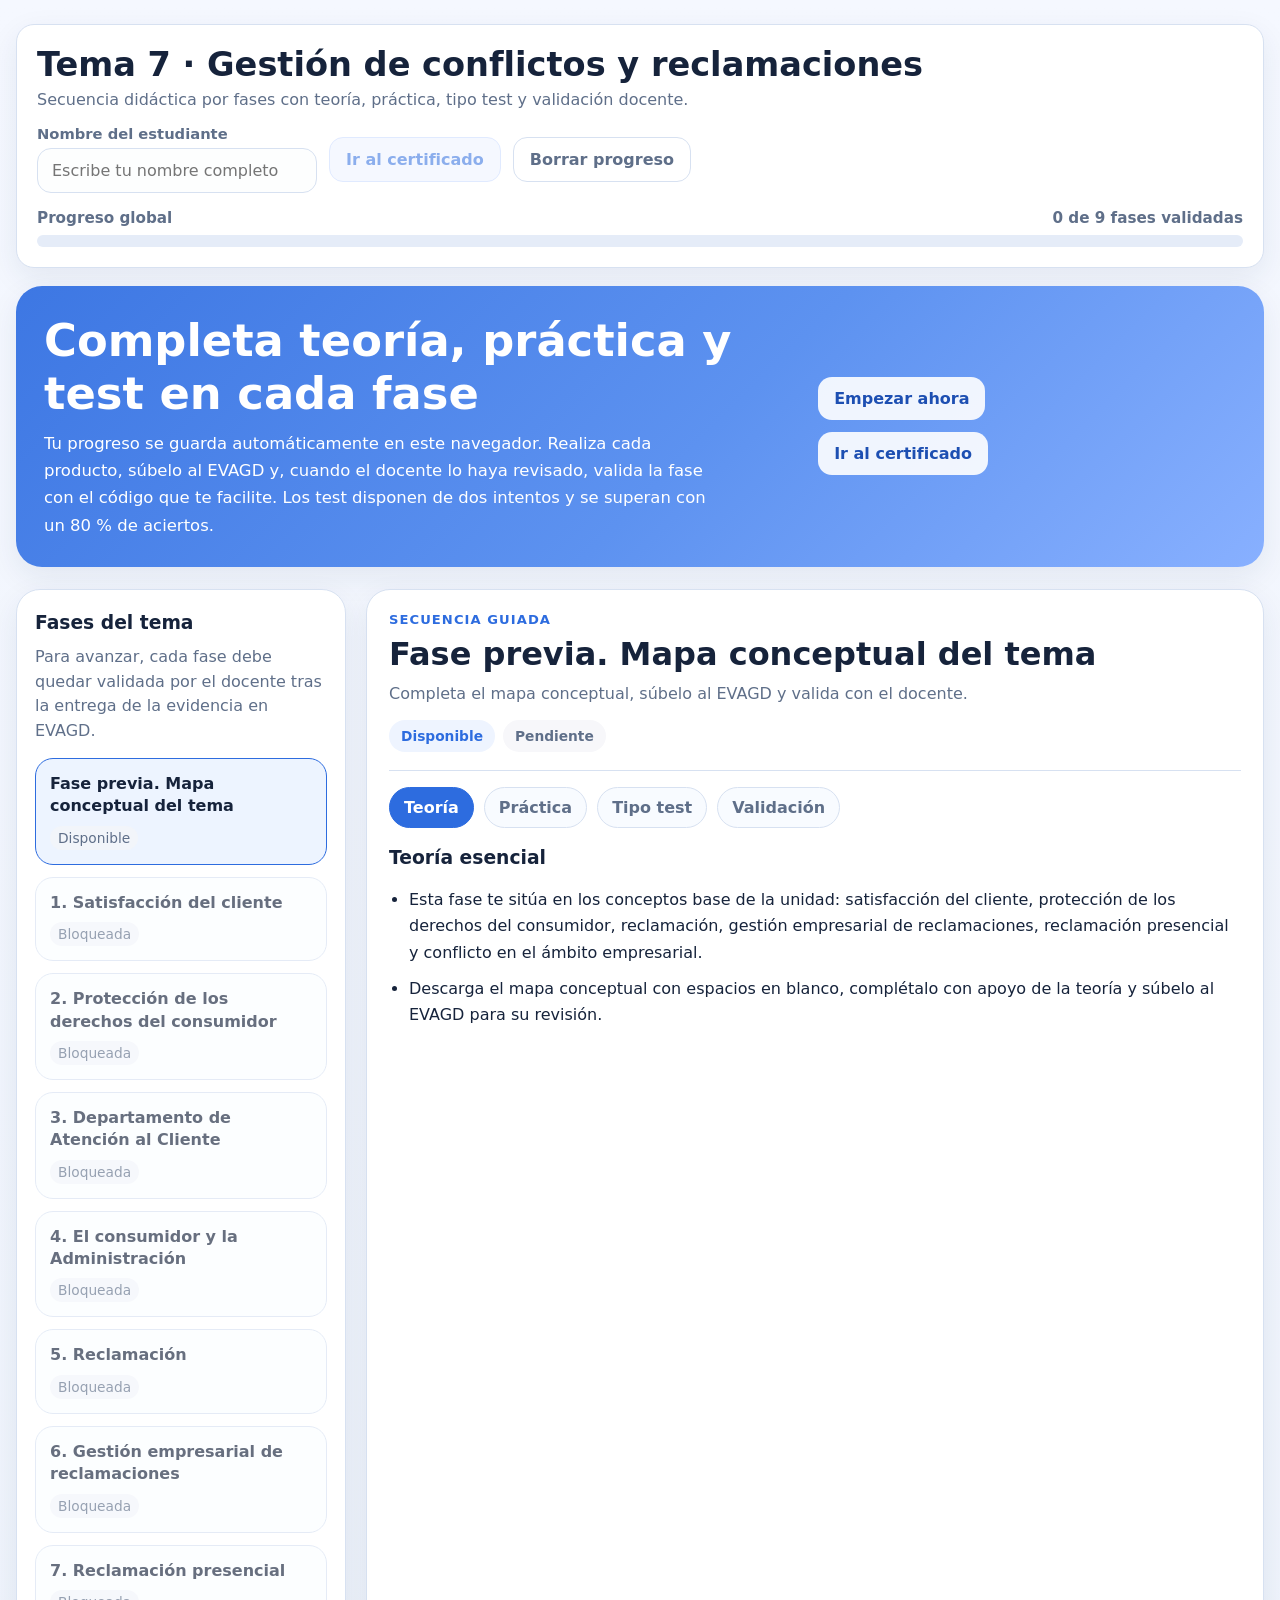
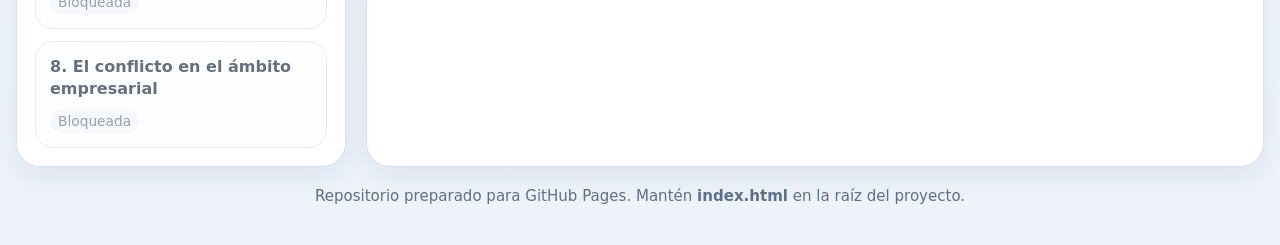
<file: index.html>
<!doctype html>
<html lang="es">
<head>
  <meta charset="utf-8">
  <meta name="viewport" content="width=device-width, initial-scale=1">
  <title>Tema 7 · Gestión de conflictos y reclamaciones</title>
  <link rel="stylesheet" href="./css/styles.css">
</head>
<body>
  <div class="app-shell">
    <header class="topbar">
      <div class="topbar-row">
        <div class="brand">
          <h1>Tema 7 · Gestión de conflictos y reclamaciones</h1>
          <p>Secuencia didáctica por fases con teoría, práctica, tipo test y validación docente.</p>
        </div>
        <div class="top-actions">
          <div class="name-box">
            <label for="studentName">Nombre del estudiante</label>
            <input id="studentName" type="text" placeholder="Escribe tu nombre completo">
          </div>
          <button id="certificateBtn" class="secondary-btn" disabled>Ir al certificado</button>
          <button id="resetBtn" class="ghost-btn">Borrar progreso</button>
        </div>
      </div>

      <div class="progress-wrap">
        <div class="progress-meta">
          <span>Progreso global</span>
          <span id="progressText">0 de 9 fases validadas</span>
        </div>
        <div class="progress-bar-bg">
          <div id="progressBar" class="progress-bar"></div>
        </div>
      </div>
    </header>

    <section class="hero">
      <div>
        <h2>Completa teoría, práctica y test en cada fase</h2>
        <p>Tu progreso se guarda automáticamente en este navegador. Realiza cada producto, súbelo al EVAGD y, cuando el docente lo haya revisado, valida la fase con el código que te facilite. Los test disponen de dos intentos y se superan con un 80 % de aciertos.</p>
      </div>
      <div class="hero-actions">
        <button id="heroContinue" class="secondary-btn">Empezar ahora</button>
        <button id="heroCertificate" class="secondary-btn">Ir al certificado</button>
      </div>
    </section>

    <main class="main-layout">
      <aside class="sidebar">
        <h3>Fases del tema</h3>
        <p>Para avanzar, cada fase debe quedar validada por el docente tras la entrega de la evidencia en EVAGD.</p>
        <div id="phaseList" class="phase-list"></div>
      </aside>

      <section class="content-panel">
        <div id="content"></div>
      </section>
    </main>

    <p class="footer-note">Repositorio preparado para GitHub Pages. Mantén <strong>index.html</strong> en la raíz del proyecto.</p>
  </div>

  <script type="module" src="./js/app.js"></script>
</body>
</html>
</file>
<file: css/styles.css>
:root {
  --bg: #f4f7fb;
  --surface: #ffffff;
  --surface-alt: #eef4ff;
  --text: #16233b;
  --muted: #5f6f89;
  --border: #d7e1f1;
  --primary: #2d6cdf;
  --primary-dark: #1f54b3;
  --success: #1fa35b;
  --warning: #c57a00;
  --danger: #c43b3b;
  --shadow: 0 10px 30px rgba(30, 55, 90, 0.08);
  --radius: 18px;
}

* { box-sizing: border-box; }
html { scroll-behavior: smooth; }
body {
  margin: 0;
  font-family: Inter, system-ui, -apple-system, BlinkMacSystemFont, "Segoe UI", sans-serif;
  background: linear-gradient(180deg, #f5f8ff 0%, #eef3fb 100%);
  color: var(--text);
}

button, input {
  font: inherit;
}

a { color: var(--primary); text-decoration: none; }

.app-shell {
  width: min(1320px, calc(100% - 32px));
  margin: 24px auto 40px;
}

.topbar {
  background: var(--surface);
  border: 1px solid var(--border);
  border-radius: var(--radius);
  padding: 20px;
  box-shadow: var(--shadow);
}

.topbar-row {
  display: flex;
  gap: 16px;
  align-items: center;
  justify-content: space-between;
  flex-wrap: wrap;
}

.brand h1 {
  font-size: clamp(1.4rem, 2.8vw, 2.1rem);
  margin: 0 0 6px;
}

.brand p {
  margin: 0;
  color: var(--muted);
}

.top-actions {
  display: flex;
  gap: 12px;
  align-items: center;
  flex-wrap: wrap;
}

.name-box {
  display: flex;
  flex-direction: column;
  gap: 6px;
  min-width: 280px;
}

.name-box label {
  font-size: 0.92rem;
  color: var(--muted);
  font-weight: 600;
}

.name-box input {
  border: 1px solid var(--border);
  border-radius: 14px;
  background: #fdfefe;
  padding: 12px 14px;
}

.primary-btn, .secondary-btn, .ghost-btn, .download-btn {
  border: 0;
  border-radius: 14px;
  padding: 12px 16px;
  cursor: pointer;
  transition: transform .15s ease, background .15s ease, opacity .15s ease;
  font-weight: 700;
  display: inline-flex;
  align-items: center;
  justify-content: center;
}

.primary-btn { background: var(--success); color: white; }
.primary-btn:hover { background: #198a4d; transform: translateY(-1px); }

.secondary-btn { background: var(--surface-alt); color: var(--primary); border: 1px solid #c8d9ff; }
.secondary-btn:hover { background: #e5efff; transform: translateY(-1px); }

.ghost-btn {
  background: transparent;
  color: var(--muted);
  border: 1px solid var(--border);
}
.ghost-btn:hover { background: #f9fbff; }

.download-btn {
  background: var(--primary);
  color: white;
  margin-top: 12px;
}
.download-btn:hover { background: var(--primary-dark); }

.primary-btn:disabled, .secondary-btn:disabled, .ghost-btn:disabled {
  opacity: .55;
  cursor: not-allowed;
  transform: none;
}

.progress-wrap {
  margin-top: 16px;
}

.progress-meta {
  display: flex;
  justify-content: space-between;
  gap: 16px;
  margin-bottom: 8px;
  font-size: .95rem;
  color: var(--muted);
  font-weight: 600;
}

.progress-bar-bg {
  background: #e5ecf8;
  height: 12px;
  border-radius: 999px;
  overflow: hidden;
}

.progress-bar {
  height: 100%;
  width: 0;
  background: linear-gradient(90deg, #2d6cdf 0%, #53a6ff 100%);
}

.hero {
  margin-top: 18px;
  background: linear-gradient(135deg, #3d77e3 0%, #5d92f0 55%, #88b0ff 100%);
  color: white;
  border-radius: 26px;
  padding: 28px;
  display: grid;
  grid-template-columns: 1.8fr 1fr;
  gap: 22px;
  box-shadow: var(--shadow);
}

.hero h2 {
  margin: 0 0 10px;
  font-size: clamp(1.8rem, 4vw, 2.8rem);
}

.hero p {
  margin: 0;
  line-height: 1.65;
  font-size: 1.03rem;
  max-width: 65ch;
}

.hero-actions {
  display: flex;
  flex-direction: column;
  gap: 12px;
  align-items: flex-start;
  justify-content: center;
}

.hero-actions .secondary-btn {
  background: rgba(255,255,255,.9);
  color: #1d4fb2;
  border: 0;
}

.main-layout {
  margin-top: 22px;
  display: grid;
  grid-template-columns: 330px 1fr;
  gap: 20px;
}

.sidebar, .content-panel {
  background: var(--surface);
  border: 1px solid var(--border);
  border-radius: 24px;
  box-shadow: var(--shadow);
}

.sidebar {
  padding: 18px;
  position: sticky;
  top: 18px;
  align-self: start;
}

.sidebar h3 {
  margin: 4px 0 12px;
}

.sidebar p {
  margin: 0 0 14px;
  color: var(--muted);
  line-height: 1.55;
}

.phase-list {
  display: grid;
  gap: 12px;
}

.phase-card {
  width: 100%;
  border: 1px solid var(--border);
  background: #fbfdff;
  border-radius: 18px;
  text-align: left;
  padding: 14px;
  cursor: pointer;
  transition: transform .15s ease, border-color .15s ease, background .15s ease;
  color: inherit;
}

.phase-card:hover:not(:disabled) {
  transform: translateY(-1px);
  border-color: #b8cbef;
}

.phase-card.active {
  border-color: var(--primary);
  background: #edf4ff;
}

.phase-card.done {
  background: #eefaf4;
  border-color: #bfe5ce;
}

.phase-card.locked {
  opacity: .65;
}

.phase-card__title {
  display: block;
  font-weight: 700;
  line-height: 1.4;
  margin-bottom: 8px;
}

.phase-card__status {
  display: inline-block;
  font-size: .86rem;
  color: var(--muted);
  padding: 4px 8px;
  border-radius: 999px;
  background: #f2f5fa;
}

.content-panel {
  padding: 22px;
  min-height: 680px;
}

.eyebrow {
  margin: 0 0 8px;
  text-transform: uppercase;
  letter-spacing: .08em;
  color: var(--primary);
  font-weight: 800;
  font-size: .82rem;
}

.phase-header {
  display: flex;
  justify-content: space-between;
  gap: 14px;
  align-items: flex-start;
  flex-wrap: wrap;
  margin-bottom: 18px;
}

.phase-header h2 { margin: 0 0 8px; font-size: clamp(1.4rem, 3vw, 2rem); }
.phase-summary { margin: 0; color: var(--muted); line-height: 1.6; }

.phase-badges {
  display: flex;
  gap: 8px;
  flex-wrap: wrap;
}

.badge {
  border-radius: 999px;
  padding: 8px 12px;
  font-size: .86rem;
  font-weight: 700;
}
.badge.open { background: #eef4ff; color: var(--primary); }
.badge.closed { background: #f6f1f1; color: #965454; }
.badge.success { background: #ebf9f0; color: var(--success); }
.badge.pending { background: #f7f7fa; color: var(--muted); }

.tabs {
  border-top: 1px solid var(--border);
  padding-top: 16px;
}

.tab-buttons {
  display: flex;
  gap: 10px;
  flex-wrap: wrap;
  margin-bottom: 16px;
}

.tab-btn {
  padding: 10px 14px;
  border-radius: 999px;
  border: 1px solid var(--border);
  background: #f8fbff;
  color: var(--muted);
  cursor: pointer;
  font-weight: 700;
}
.tab-btn.active {
  background: var(--primary);
  border-color: var(--primary);
  color: white;
}

.tab-panel { display: none; }
.tab-panel.active { display: block; }

.clean-list {
  margin: 0;
  padding-left: 20px;
}
.clean-list li {
  margin-bottom: 10px;
  line-height: 1.65;
}

.validation-box, .test-box {
  border: 1px solid var(--border);
  background: #fdfefe;
  border-radius: 20px;
  padding: 18px;
}

.validation-controls {
  display: flex;
  gap: 10px;
  flex-wrap: wrap;
  margin: 14px 0 12px;
}

.validation-controls input {
  flex: 1 1 280px;
  border-radius: 14px;
  border: 1px solid var(--border);
  padding: 12px 14px;
}

.status-box {
  margin: 0;
  background: #f6f8fc;
  border: 1px solid #dde5f2;
  color: var(--muted);
  border-radius: 14px;
  padding: 12px 14px;
}
.status-box.ok {
  background: #eefaf4;
  border-color: #bfe5ce;
  color: #17683d;
}

.test-info {
  background: #eef4ff;
  color: #244b96;
  border-radius: 14px;
  padding: 12px 14px;
  line-height: 1.55;
  margin-bottom: 12px;
}

.status-pill {
  border-radius: 14px;
  padding: 10px 12px;
  font-weight: 600;
  margin: 10px 0 0;
}
.status-pill.passed { background: #edf9f2; color: #17683d; }
.status-pill.failed { background: #fff0f0; color: #9f2e2e; }
.status-pill.warning { background: #fff6e8; color: #9a6200; }
.status-pill.neutral { background: #f5f7fb; color: var(--muted); }

.test-form {
  margin-top: 16px;
  display: grid;
  gap: 14px;
}

.question-card {
  border: 1px solid var(--border);
  border-radius: 18px;
  padding: 16px;
  background: #fcfdff;
}
.question-card legend {
  padding: 0 8px;
  font-weight: 700;
  line-height: 1.55;
}
.q-number {
  display: inline-grid;
  place-items: center;
  width: 30px;
  height: 30px;
  border-radius: 999px;
  margin-right: 8px;
  background: #eaf1ff;
  color: var(--primary);
  font-weight: 800;
}
.option-row {
  display: flex;
  align-items: flex-start;
  gap: 10px;
  padding: 10px 12px;
  border-radius: 14px;
  cursor: pointer;
}
.option-row:hover { background: #f5f8ff; }
.option-row input { margin-top: 3px; }
.correct-answer {
  background: #eefaf4;
  outline: 1px solid #bfe5ce;
}
.correct-note {
  margin-top: 10px;
  color: #17683d;
  font-size: .95rem;
  font-weight: 600;
}
.test-actions {
  display: flex;
  gap: 14px;
  align-items: center;
  flex-wrap: wrap;
}
.mini-help { margin: 0; color: var(--muted); }

.footer-note {
  margin-top: 20px;
  text-align: center;
  color: var(--muted);
  font-size: .94rem;
}

@media (max-width: 980px) {
  .hero { grid-template-columns: 1fr; }
  .main-layout { grid-template-columns: 1fr; }
  .sidebar { position: static; }
}
</file>
